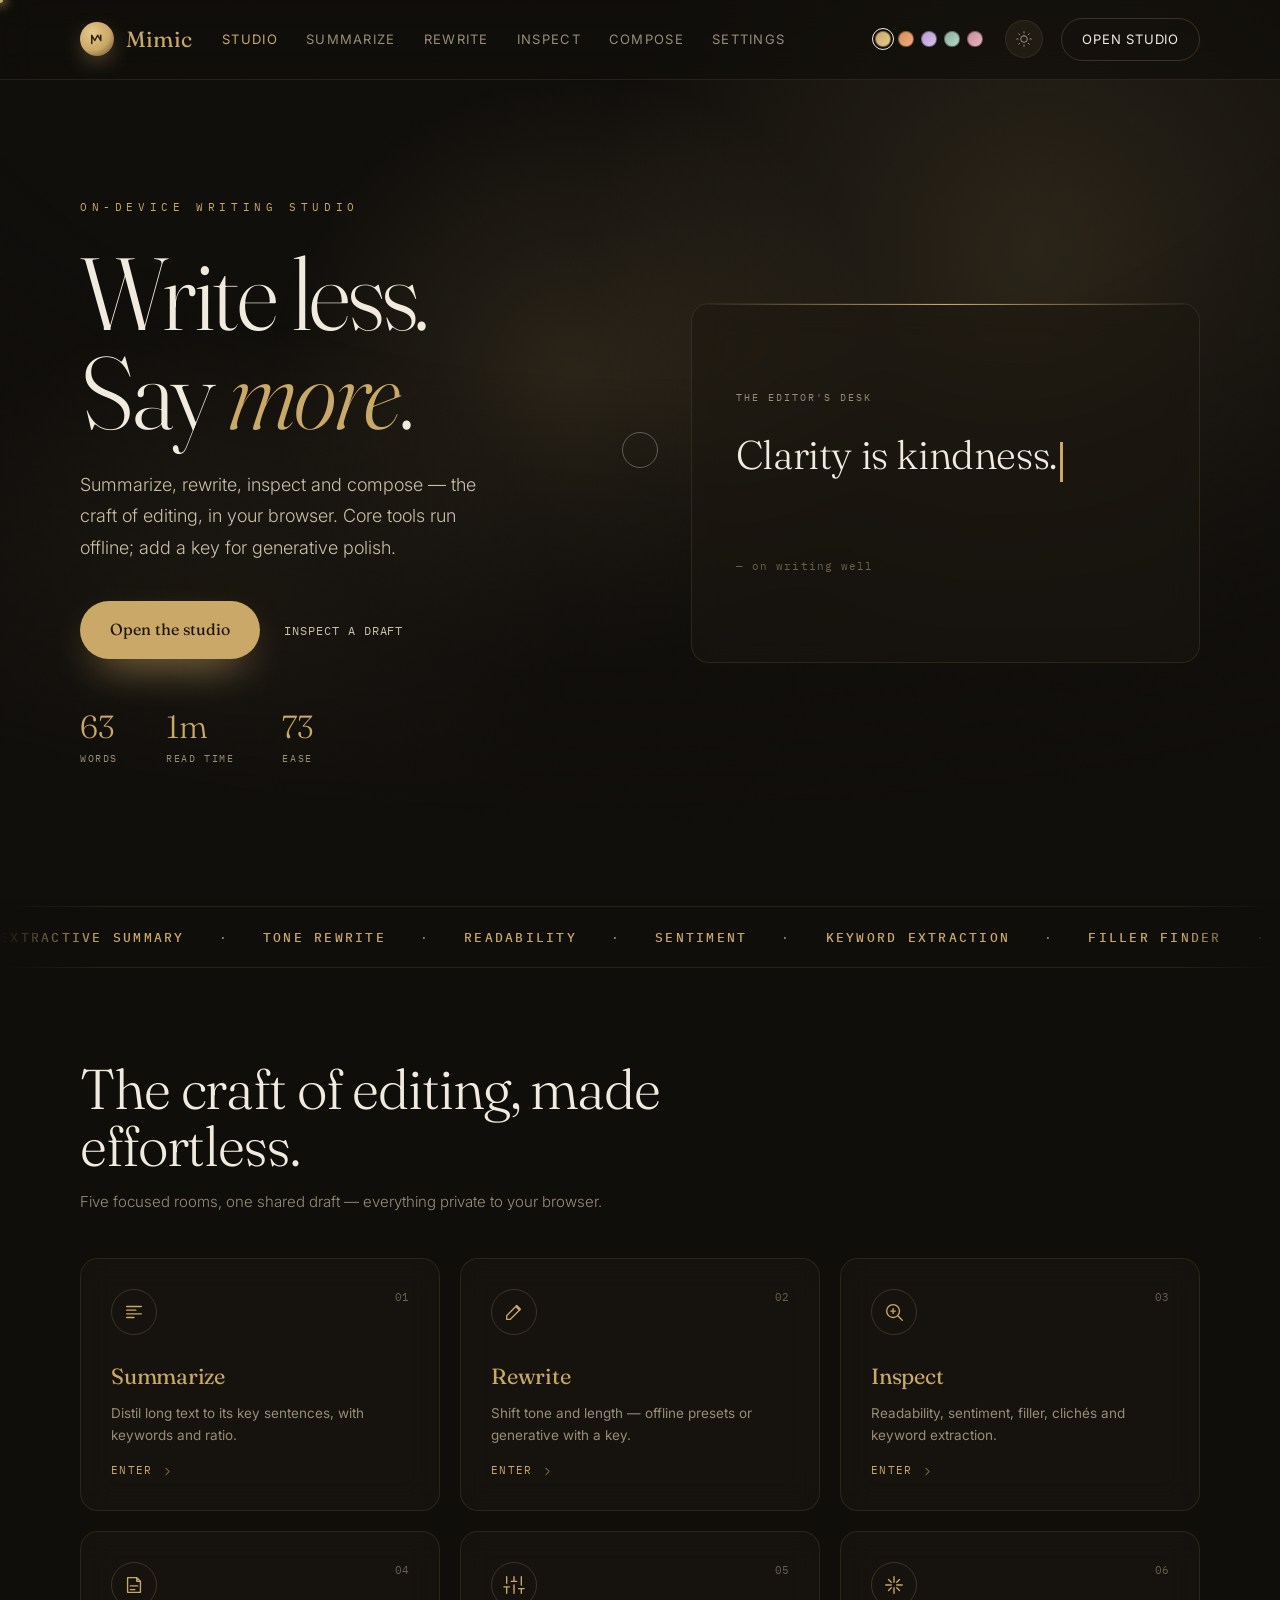
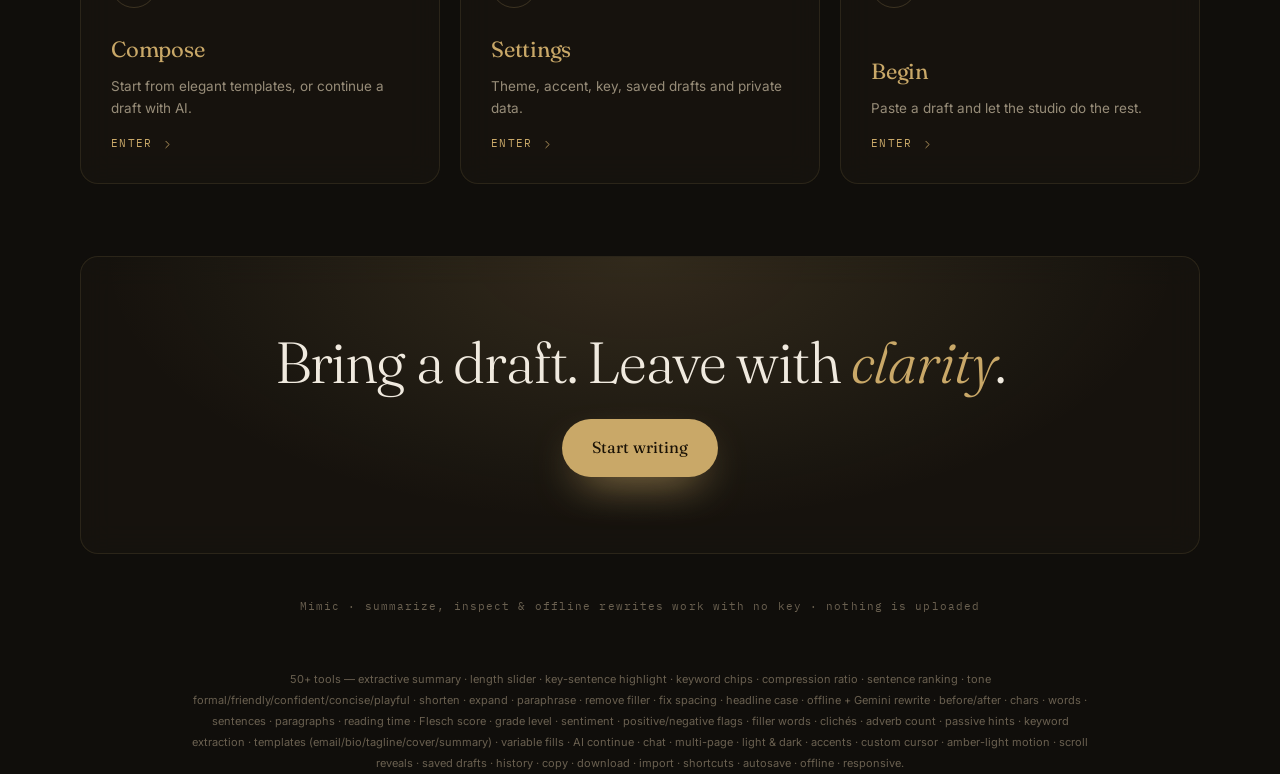
<file: index.html>
<!doctype html><html lang="en" data-theme="dark"><head>
<meta charset="utf-8"><meta name="viewport" content="width=device-width,initial-scale=1,viewport-fit=cover">
<title>Mimic — a writing studio</title>
<meta name="description" content="An on-device writing studio: summarize, rewrite, inspect and compose. 50+ tools, offline-first, with optional Gemini. Nothing uploaded.">
<link rel="preconnect" href="https://fonts.googleapis.com"><link rel="preconnect" href="https://fonts.gstatic.com" crossorigin>
<link rel="stylesheet" href="https://fonts.googleapis.com/css2?family=Fraunces:ital,opsz,wght@0,9..144,300..500;1,9..144,300..400&family=Inter:wght@300;400;500;600&family=IBM+Plex+Mono:wght@400;500&display=swap">
<link rel="stylesheet" href="mimic.css">
<style>
.home{position:relative;z-index:3}
.hero2{min-height:calc(100vh - 74px);display:flex;align-items:center;padding:20px 0 40px}
.hero2-in{max-width:1200px;margin:0 auto;padding:0 40px;display:grid;grid-template-columns:1.05fr .95fr;gap:48px;align-items:center;width:100%}
@media(max-width:980px){.hero2-in{grid-template-columns:1fr;gap:28px;padding:0 20px}.hero2{min-height:auto;padding:40px 0}}
.kicker{font-family:var(--mono);font-size:11px;letter-spacing:.42em;text-transform:uppercase;color:var(--acc);margin-bottom:28px}
.hero2 h1{font-family:var(--serif);font-weight:300;font-size:clamp(52px,8vw,118px);line-height:.96;letter-spacing:-.025em}
.hero2 h1 em{font-style:italic;color:var(--acc)}
.hero2 p{margin-top:28px;max-width:420px;font-size:18px;line-height:1.75;color:var(--ink2);font-weight:300}
.cta-row{margin-top:38px;display:flex;align-items:center;gap:18px;flex-wrap:wrap}
.btn-xl{display:inline-flex;align-items:center;gap:12px;background:var(--acc);color:#1a1206;font-family:var(--serif);font-size:16px;padding:16px 30px;border-radius:999px;transition:transform .3s,box-shadow .3s;box-shadow:0 18px 44px -18px var(--acc)}
.btn-xl:hover{transform:translateY(-2px)}
.btn-ghost{color:var(--ink2);font-family:var(--mono);font-size:12px;letter-spacing:.08em;text-transform:uppercase;padding:14px 6px}
.btn-ghost:hover{color:var(--acc)}
.metastrip{margin-top:52px;display:flex;gap:48px;flex-wrap:wrap}
.metastrip .m .n{font-family:var(--serif);font-weight:300;font-size:32px;line-height:1}
.metastrip .m .n em{font-style:normal;color:var(--acc)}
.metastrip .m .l{font-family:var(--mono);font-size:10px;letter-spacing:.16em;text-transform:uppercase;color:var(--mut);margin-top:8px}
/* typewriter visual */
.writer{position:relative;border:1px solid var(--hair);border-radius:var(--r2);background:var(--panel);backdrop-filter:var(--glass);padding:48px 44px;min-height:360px;display:flex;flex-direction:column;justify-content:center;overflow:hidden}
.writer::before{content:"";position:absolute;top:0;left:0;right:0;height:1px;background:linear-gradient(90deg,transparent,var(--acc),transparent)}
.writer .lbl{font-family:var(--mono);font-size:10px;letter-spacing:.2em;text-transform:uppercase;color:var(--mut);margin-bottom:24px}
.writer .q{font-family:var(--serif);font-weight:300;font-size:clamp(26px,3.2vw,40px);line-height:1.25;letter-spacing:-.01em;color:var(--ink);min-height:2.5em}
.writer .q em{font-style:italic;color:var(--acc)}
.writer .caret{display:inline-block;width:3px;height:1em;background:var(--acc);vertical-align:text-bottom;animation:blink 1s step-end infinite;margin-left:3px;transform:translateY(3px)}
@keyframes blink{50%{opacity:0}}
.writer .sig{margin-top:28px;font-family:var(--mono);font-size:11px;letter-spacing:.1em;color:var(--dim)}
.marquee2{border-top:1px solid var(--hair);border-bottom:1px solid var(--hair);overflow:hidden;padding:20px 0;-webkit-mask:linear-gradient(90deg,transparent,#000 8%,#000 92%,transparent)}
.marq-track{display:flex;width:max-content;animation:marq 34s linear infinite;font-family:var(--mono);font-size:12.5px;letter-spacing:.18em;text-transform:uppercase;color:var(--mut)}
.marq-track span{display:flex;align-items:center;gap:34px;padding-right:34px}
.marq-track b{color:var(--acc);font-weight:500}
@keyframes marq{to{transform:translateX(-50%)}}
@media(prefers-reduced-motion:reduce){.marq-track{animation:none}}
.feat2{max-width:1200px;margin:0 auto;padding:92px 40px 40px}
@media(max-width:980px){.feat2{padding:56px 20px 20px}}
.feat2-head{margin-bottom:44px;max-width:640px}
.feat2-head h2{font-family:var(--serif);font-weight:300;font-size:clamp(30px,4.4vw,56px);line-height:1.02;letter-spacing:-.02em}
.feat2-head p{color:var(--mut);font-size:15px;margin-top:16px;font-weight:300}
.feat2-grid{display:grid;grid-template-columns:repeat(3,1fr);gap:20px}
@media(max-width:820px){.feat2-grid{grid-template-columns:1fr 1fr}}
@media(max-width:520px){.feat2-grid{grid-template-columns:1fr}}
.fcell{position:relative;padding:30px;border-radius:var(--r2);background:var(--panel);backdrop-filter:var(--glass);border:1px solid var(--hair);min-height:210px;display:flex;flex-direction:column;overflow:hidden;transition:transform .5s cubic-bezier(.22,1,.36,1),border-color .5s}
.fcell:hover{transform:translateY(-5px);border-color:var(--glassbrd)}
.fcell .fi{width:46px;height:46px;border-radius:50%;display:grid;place-items:center;color:var(--acc);border:1px solid var(--glassbrd);margin-bottom:auto}
.fcell .fx{position:absolute;top:30px;right:30px;font-family:var(--mono);font-size:11px;color:var(--dim)}
.fcell h3{font-family:var(--serif);font-weight:400;font-size:22px;margin-top:24px;letter-spacing:-.01em}
.fcell p{color:var(--mut);font-size:13.5px;line-height:1.6;margin-top:9px}
.fcell .go{font-family:var(--mono);font-size:11px;letter-spacing:.12em;text-transform:uppercase;color:var(--acc);margin-top:16px;display:flex;align-items:center;gap:8px}
.fcell .go .ic{transition:transform .4s}.fcell:hover .go .ic{transform:translateX(5px)}
.cta2{max-width:1200px;margin:32px auto 0;padding:0 40px}
.cta2-in{position:relative;overflow:hidden;border-radius:var(--r2);border:1px solid var(--hair);padding:76px 40px;text-align:center;background:var(--panel);backdrop-filter:var(--glass)}
.cta2-in::before{content:"";position:absolute;inset:0;background:radial-gradient(80% 150% at 50% 0%,color-mix(in srgb,var(--acc) 16%,transparent),transparent 60%)}
.cta2-in h2{position:relative;font-family:var(--serif);font-weight:300;font-size:clamp(30px,4.6vw,58px);line-height:1;letter-spacing:-.02em}
.cta2-in h2 em{font-style:italic;color:var(--acc)}
.cta2-in .btn-xl{position:relative;margin-top:28px}
.feat{padding-top:40px}
</style>
</head><body>
<div id="topbar"></div>
<main class="home">
  <section class="hero2">
    <div class="hero2-in">
      <div class="hero2-copy reveal">
        <div class="kicker">On-device writing studio</div>
        <h1>Write less.<br>Say <em>more</em>.</h1>
        <p>Summarize, rewrite, inspect and compose — the craft of editing, in your browser. Core tools run offline; add a key for generative polish.</p>
        <div class="cta-row"><a class="btn-xl" href="summarize.html" data-mag>Open the studio</a><a class="btn-ghost" href="inspect.html">inspect a draft</a></div>
        <div class="metastrip" id="meta"></div>
      </div>
      <div class="hero2-visual reveal">
        <div class="writer"><div class="lbl">The editor's desk</div><div class="q" id="q"></div><div class="sig">— on writing well</div></div>
      </div>
    </div>
  </section>
  <div class="marquee2"><div class="marq-track" id="marq"></div></div>
  <section class="feat2">
    <div class="feat2-head reveal"><h2>The craft of editing, made effortless.</h2><p>Five focused rooms, one shared draft — everything private to your browser.</p></div>
    <div class="feat2-grid" id="fgrid"></div>
  </section>
  <section class="cta2"><div class="cta2-in reveal"><h2>Bring a draft. Leave with <em>clarity</em>.</h2><a class="btn-xl" href="summarize.html" data-mag>Start writing</a></div></section>
  <div class="foot">Mimic · summarize, inspect & offline rewrites work with no key · nothing is uploaded</div>
  <div class="feat" id="featlist"></div>
</main>
<script src="mimic.js"></script>
<script>
window.initPage=function(){
  const a=readability(S.last||'');const w=words(S.last||'').length;
  $('meta').innerHTML=[['words',w],['read time',Math.max(1,Math.round(w/200))+'m'],['ease',a.flesch]].map(([l,n])=>'<div class="m"><div class="n"><em>'+n+'</em></div><div class="l">'+l+'</div></div>').join('');
  const tags=['extractive summary','tone rewrite','readability','sentiment','keyword extraction','filler finder','paraphrase','templates','compose','offline first'];
  $('marq').innerHTML='<span>'+tags.map(t=>'<b>'+t+'</b>').join(' · ')+' · </span><span>'+tags.map(t=>'<b>'+t+'</b>').join(' · ')+' · </span>';
  const F=[['summarize.html','summarize','Summarize','Distil long text to its key sentences, with keywords and ratio.'],['rewrite.html','rewrite','Rewrite','Shift tone and length — offline presets or generative with a key.'],['inspect.html','inspect','Inspect','Readability, sentiment, filler, clichés and keyword extraction.'],['compose.html','compose','Compose','Start from elegant templates, or continue a draft with AI.'],['settings.html','settings','Settings','Theme, accent, key, saved drafts and private data.'],['summarize.html','spark','Begin','Paste a draft and let the studio do the rest.']];
  $('fgrid').innerHTML=F.map(([h,ic,t,d],i)=>'<a class="fcell" href="'+h+'"><div class="fi">'+icon(ic,22)+'</div><div class="fx">0'+(i+1)+'</div><h3>'+t+'</h3><p>'+d+'</p><div class="go">Enter '+icon('chevron',13)+'</div></a>').join('');
  $('featlist').textContent='50+ tools — extractive summary · length slider · key-sentence highlight · keyword chips · compression ratio · sentence ranking · tone formal/friendly/confident/concise/playful · shorten · expand · paraphrase · remove filler · fix spacing · headline case · offline + Gemini rewrite · before/after · chars · words · sentences · paragraphs · reading time · Flesch score · grade level · sentiment · positive/negative flags · filler words · clichés · adverb count · passive hints · keyword extraction · templates (email/bio/tagline/cover/summary) · variable fills · AI continue · chat · multi-page · light & dark · accents · custom cursor · amber-light motion · scroll reveals · saved drafts · history · copy · download · import · shortcuts · autosave · offline · responsive.';
  typeWriter();
};
function typeWriter(){const lines=['Clarity is kindness.','Say what you mean, then <em>stop</em>.','A short sentence lands hardest.','Cut until it breathes.','Trust the <em>reader</em>.','Remove the clutter; ideas breathe.'];
  const el=$('q');if(!el)return;const reduceM=matchMedia('(prefers-reduced-motion: reduce)').matches;let li=0;
  function plain(s){return s.replace(/<[^>]+>/g,'');}
  function render(s,withCaret){el.innerHTML=s+(withCaret?'<span class="caret"></span>':'');}
  function type(){const full=lines[li%lines.length];const p=plain(full);if(reduceM){render(full,true);li++;setTimeout(type,2600);return;}
    let i=0;(function step(){if(i<=p.length){render(p.slice(0,i),true);i++;setTimeout(step,42);}else{render(full,true);setTimeout(()=>{li++;type();},2400);}})();}
  type();
}
</script>
</body></html>
</file>
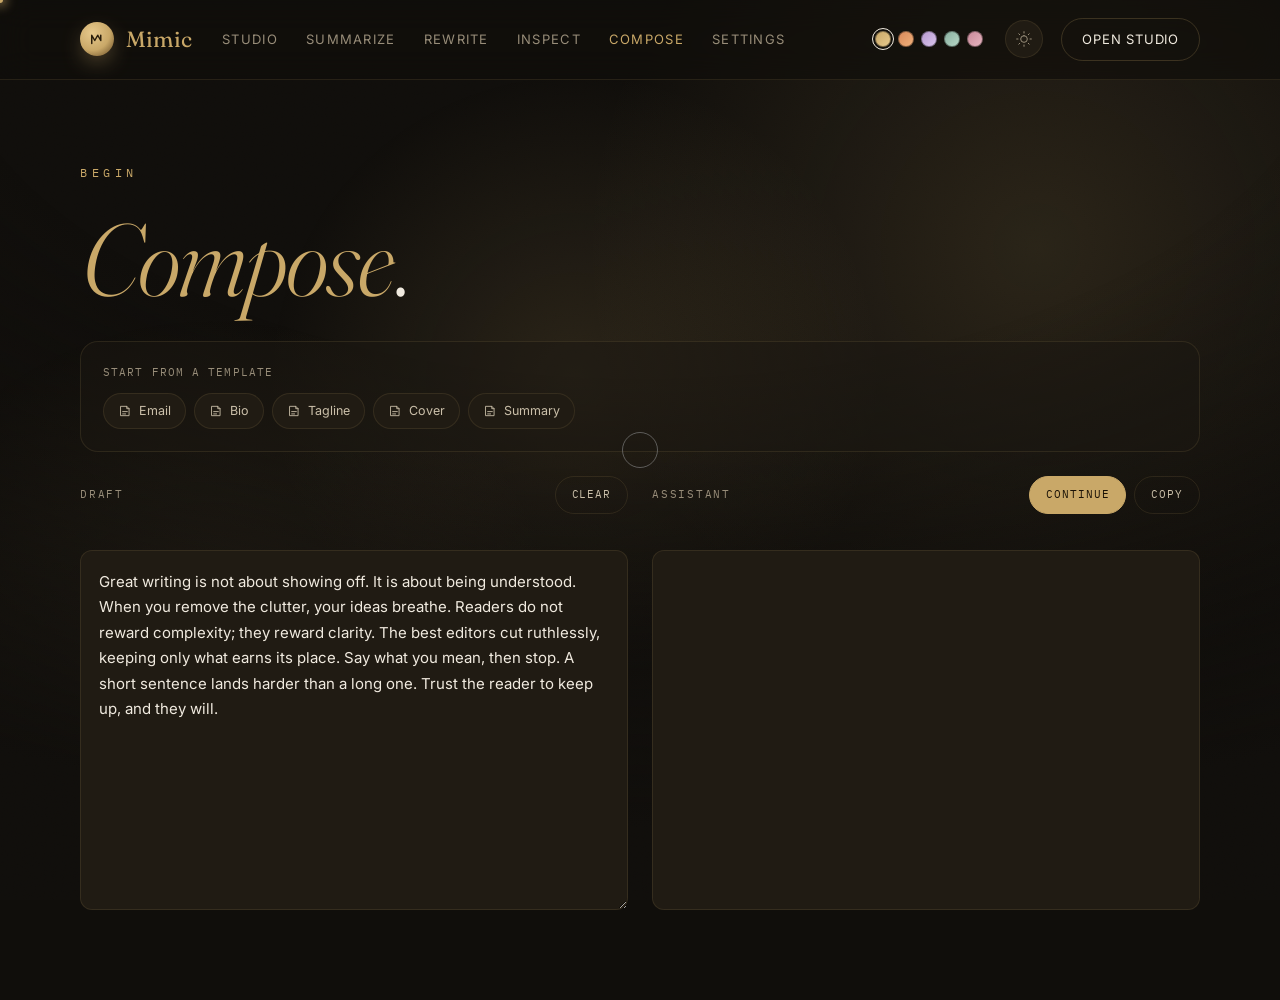
<file: compose.html>
<!doctype html><html lang="en" data-theme="dark"><head>
<meta charset="utf-8"><meta name="viewport" content="width=device-width,initial-scale=1,viewport-fit=cover">
<title>Mimic — Compose</title>
<meta name="description" content="Start from elegant templates, or continue a draft with AI.">
<link rel="preconnect" href="https://fonts.googleapis.com"><link rel="preconnect" href="https://fonts.gstatic.com" crossorigin>
<link rel="stylesheet" href="https://fonts.googleapis.com/css2?family=Fraunces:ital,opsz,wght@0,9..144,300..500;1,9..144,300..400&family=Inter:wght@300;400;500;600&family=IBM+Plex+Mono:wght@400;500&display=swap">
<link rel="stylesheet" href="mimic.css">
</head><body>
<div id="topbar"></div>
<main class="shell"><div class="page">
  <section class="phead" style="padding-bottom:30px"><div class="eyebrow">Begin</div><h1><em>Compose</em>.</h1></section>
  <section class="card" style="margin-bottom:24px"><div style="padding:22px">
    <div style="font-family:var(--mono);font-size:11px;letter-spacing:.1em;text-transform:uppercase;color:var(--mut);margin-bottom:12px">Start from a template</div>
    <div class="chips" id="tpls"></div>
  </div></section>
  <div class="grid2">
    <div class="col"><div class="panelhead"><span class="t">Draft</span><div class="acts"><button class="btn" id="clr" data-press>Clear</button></div></div>
      <textarea class="ta" id="inp" placeholder="Write, or pick a template above…" style="min-height:360px"></textarea></div>
    <div class="col"><div class="panelhead"><span class="t">Assistant</span><div class="acts"><button class="btn primary" id="cont" data-press>Continue</button><button class="btn" id="cp" data-press>Copy</button></div></div>
      <div class="hl" id="out" style="min-height:360px"></div></div>
  </div>
</div></main>
<script src="mimic.js"></script>
<script>
const TPL={
 email:"Subject: {subject}\n\nHi {name},\n\nI'm reaching out about {topic}. {detail}\n\nWould {time} work for a quick chat?\n\nBest,\n{you}",
 bio:"{name} is a {role} focused on {focus}. Over the past {years} years, they have {achievement}. They care about {value} and are currently {current}.",
 tagline:"{brand} — {promise} for {audience}.",
 cover:"Dear {company} team,\n\nI'm applying for the {role} role. {why}. In my last role I {achievement}, and I'd bring the same {strength} to your team.\n\nThank you for your time,\n{you}",
 summary:"In short: {point1}. {point2}. The key takeaway is {takeaway}."
};
async function cont(){const s=$('inp').value.trim();if(!s){toast('Write or pick a template first');return;}const out=$('out');
  if(!hasKey()){out.innerHTML='<span style="color:var(--mut)">Add a Gemini key (top-right) to continue this draft generatively. Meanwhile, templates and the other rooms work fully offline.</span>';openKey();return;}
  out.textContent='Writing…';try{const r=await aiRun('Continue this draft naturally in the same voice. Return only the continuation.\n\nDRAFT:\n'+s);out.textContent=r;pushHistory('compose');}catch(e){out.textContent='AI is busy — try again.';}}
window.initPage=function(){
  $('inp').value=S.last||'';$('inp').addEventListener('input',()=>{S.last=$('inp').value;save();});
  $('tpls').innerHTML=Object.keys(TPL).map(k=>'<span class="chip" data-k="'+k+'">'+icon('compose',14)+k.charAt(0).toUpperCase()+k.slice(1)+'</span>').join('');
  $('tpls').querySelectorAll('.chip').forEach(c=>c.onclick=()=>{$('inp').value=TPL[c.dataset.k];S.last=$('inp').value;save();toast('Template inserted');});
  $('cont').onclick=cont;$('cp').onclick=()=>copyText($('inp').value,'Draft copied');
  $('clr').onclick=()=>{$('inp').value='';S.last='';save();};
};
</script>
</body></html>
</file>
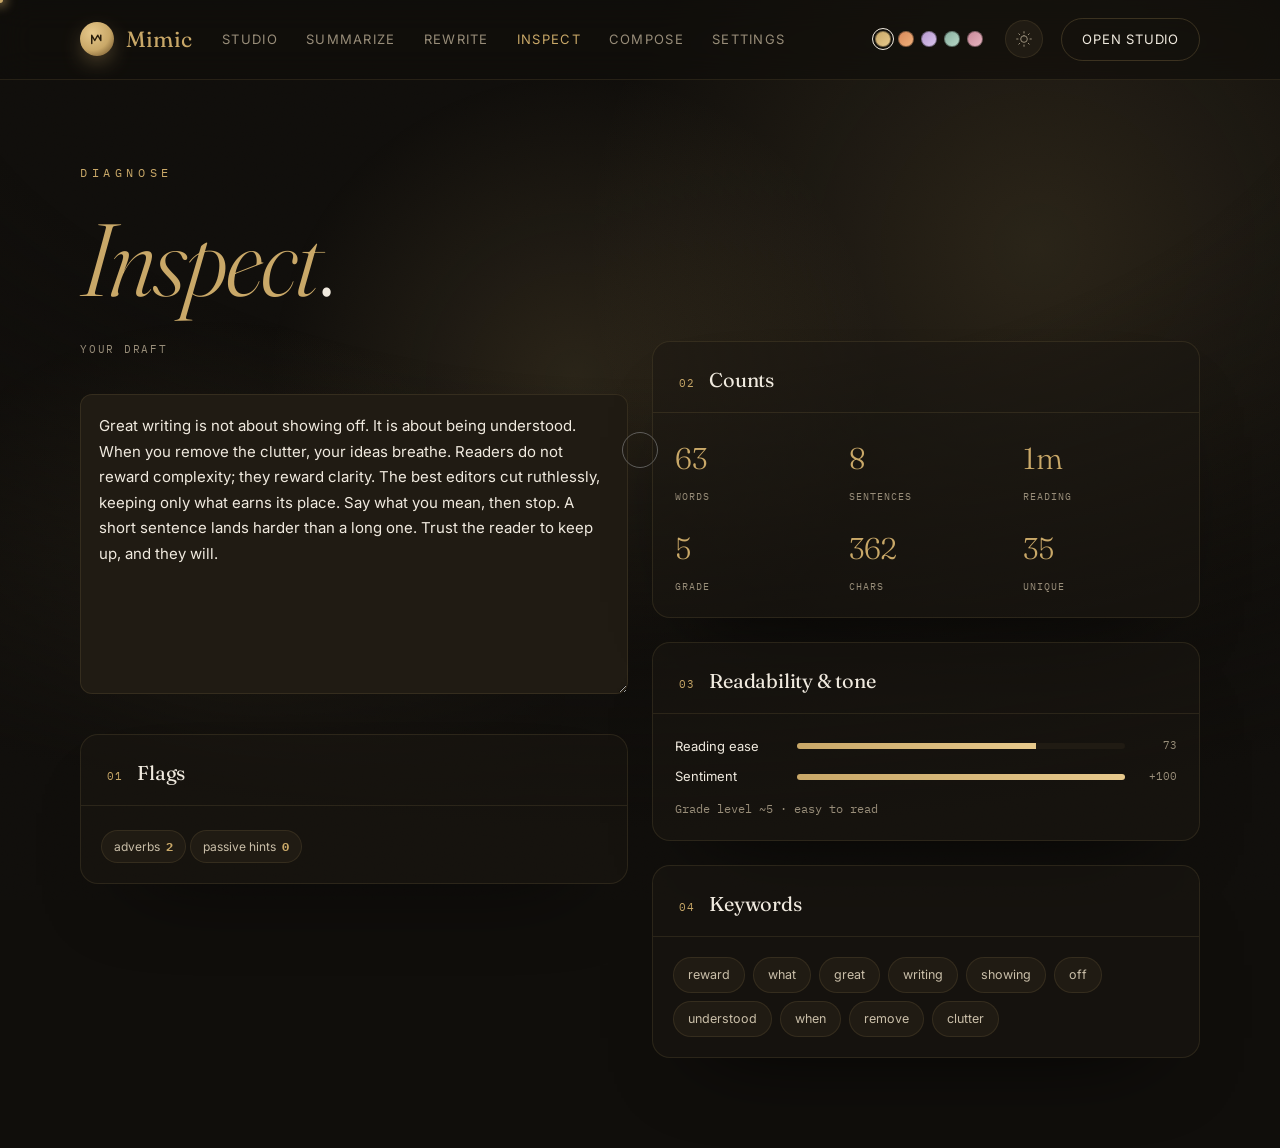
<file: inspect.html>
<!doctype html><html lang="en" data-theme="dark"><head>
<meta charset="utf-8"><meta name="viewport" content="width=device-width,initial-scale=1,viewport-fit=cover">
<title>Mimic — Inspect</title>
<meta name="description" content="Readability, sentiment, filler, clichés and keyword extraction.">
<link rel="preconnect" href="https://fonts.googleapis.com"><link rel="preconnect" href="https://fonts.gstatic.com" crossorigin>
<link rel="stylesheet" href="https://fonts.googleapis.com/css2?family=Fraunces:ital,opsz,wght@0,9..144,300..500;1,9..144,300..400&family=Inter:wght@300;400;500;600&family=IBM+Plex+Mono:wght@400;500&display=swap">
<link rel="stylesheet" href="mimic.css">
</head><body>
<div id="topbar"></div>
<main class="shell"><div class="page">
  <section class="phead" style="padding-bottom:30px"><div class="eyebrow">Diagnose</div><h1><em>Inspect</em>.</h1></section>
  <div class="grid2">
    <div class="col">
      <div class="panelhead"><span class="t">Your draft</span></div>
      <textarea class="ta" id="inp" placeholder="Paste text to inspect…"></textarea>
      <section class="card" style="margin-top:16px"><div class="ch"><h2>Flags</h2></div><div style="padding:20px"><div id="flags"></div></div></section>
    </div>
    <div class="col">
      <section class="card"><div class="ch"><h2>Counts</h2></div><div style="padding:22px"><div class="metrics" id="metrics"></div></div></section>
      <section class="card"><div class="ch"><h2>Readability &amp; tone</h2></div><div style="padding:22px">
        <div class="frow"><span class="w">Reading ease</span><span class="b"><i id="feBar" style="width:0"></i></span><span class="v" id="feV">0</span></div>
        <div class="frow" style="margin-top:10px"><span class="w">Sentiment</span><span class="b"><i id="seBar" style="width:0"></i></span><span class="v" id="seV">0</span></div>
        <div style="color:var(--mut);font-size:12px;margin-top:12px;font-family:var(--mono)" id="gradeL"></div>
      </div></section>
      <section class="card"><div class="ch"><h2>Keywords</h2></div><div style="padding:20px"><div class="chips" id="kw"></div></div></section>
    </div>
  </div>
</div></main>
<script src="mimic.js"></script>
<script>
function render(){const s=$('inp').value;const r=readability(s);const se=sentiment(s);const fl=flags(s);const w=words(s).length;
  $('metrics').innerHTML=[['words',w],['sentences',sentences(s).length],['reading',Math.max(1,Math.round(w/200))+'m'],['grade',r.grade],['chars',s.length],['unique',new Set(toks(s)).size]].map(([l,n])=>'<div class="metric"><div class="n"><em>'+n+'</em></div><div class="l">'+l+'</div></div>').join('');
  $('feV').textContent=r.flesch;requestAnimationFrame(()=>{$('feBar').style.width=r.flesch+'%';$('seBar').style.width=(50+se.score/2)+'%';});
  $('seV').textContent=(se.score>0?'+':'')+se.score;
  $('gradeL').textContent='Grade level ~'+r.grade+' · '+(r.flesch>=60?'easy to read':r.flesch>=30?'fairly difficult':'dense');
  const items=[];if(fl.filler.length)items.push(['filler',fl.filler.length]);if(fl.cliche.length)items.push(['clichés',fl.cliche.length]);items.push(['adverbs',fl.adverbs]);items.push(['passive hints',fl.passive]);
  $('flags').innerHTML=items.map(([l,n])=>'<span class="flag">'+l+' <b>'+n+'</b></span>').join('')+(fl.filler.length?'<div style="color:var(--mut);font-size:12px;margin-top:12px;font-family:var(--mono)">filler: '+fl.filler.slice(0,6).join(', ')+'</div>':'');
  const kw=keywords(s,10);$('kw').innerHTML=kw.length?kw.map(x=>'<span class="chip">'+esc(x)+'</span>').join(''):'<span style="color:var(--mut)">—</span>';}
window.initPage=function(){$('inp').value=S.last||'';$('inp').addEventListener('input',()=>{S.last=$('inp').value;save();render();});render();};
</script>
</body></html>
</file>
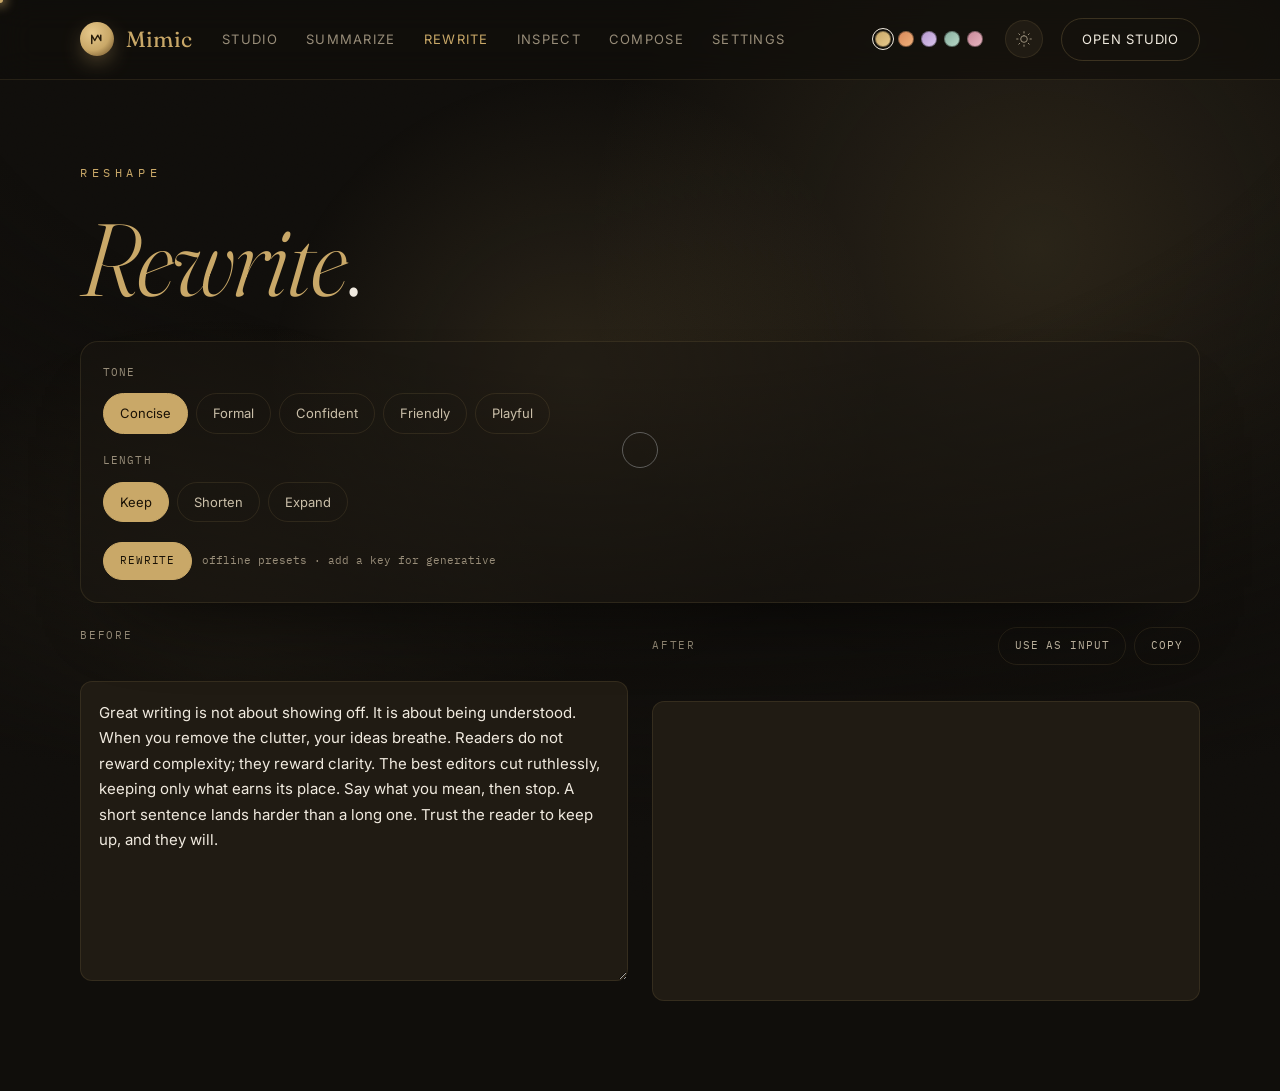
<file: rewrite.html>
<!doctype html><html lang="en" data-theme="dark"><head>
<meta charset="utf-8"><meta name="viewport" content="width=device-width,initial-scale=1,viewport-fit=cover">
<title>Mimic — Rewrite</title>
<meta name="description" content="Shift tone and length — offline presets or generative rewrite with a key.">
<link rel="preconnect" href="https://fonts.googleapis.com"><link rel="preconnect" href="https://fonts.gstatic.com" crossorigin>
<link rel="stylesheet" href="https://fonts.googleapis.com/css2?family=Fraunces:ital,opsz,wght@0,9..144,300..500;1,9..144,300..400&family=Inter:wght@300;400;500;600&family=IBM+Plex+Mono:wght@400;500&display=swap">
<link rel="stylesheet" href="mimic.css">
</head><body>
<div id="topbar"></div>
<main class="shell"><div class="page">
  <section class="phead" style="padding-bottom:30px"><div class="eyebrow">Reshape</div><h1><em>Rewrite</em>.</h1></section>
  <section class="card" style="margin-bottom:24px"><div style="padding:22px">
    <div style="font-family:var(--mono);font-size:11px;letter-spacing:.1em;text-transform:uppercase;color:var(--mut);margin-bottom:12px">Tone</div>
    <div class="segc" id="tone"></div>
    <div style="font-family:var(--mono);font-size:11px;letter-spacing:.1em;text-transform:uppercase;color:var(--mut);margin:18px 0 12px">Length</div>
    <div class="segc" id="len"></div>
    <div style="display:flex;gap:10px;margin-top:20px;flex-wrap:wrap;align-items:center"><button class="btn primary" id="run" data-press>Rewrite</button><span class="k" id="mode" style="font-family:var(--mono);font-size:11px;color:var(--mut)"></span></div>
  </div></section>
  <div class="grid2">
    <div class="col"><div class="panelhead"><span class="t">Before</span></div><textarea class="ta" id="inp" placeholder="Paste text to rewrite…"></textarea></div>
    <div class="col"><div class="panelhead"><span class="t">After</span><div class="acts"><button class="btn" id="use" data-press>Use as input</button><button class="btn" id="cp" data-press>Copy</button></div></div><div class="hl" id="out" style="min-height:300px"></div></div>
  </div>
</div></main>
<script src="mimic.js"></script>
<script>
let tone='concise',len='keep';
const TONES=[['concise','Concise'],['formal','Formal'],['confident','Confident'],['friendly','Friendly'],['playful','Playful']];
const LENS=[['keep','Keep'],['short','Shorten'],['long','Expand']];
async function run(){const s=$('inp').value.trim();if(!s){toast('Paste some text');return;}const out=$('out');
  if(hasKey()){out.textContent='Rewriting…';try{const instr='Rewrite the text in a '+tone+' tone'+(len==='short'?', about 40% shorter':len==='long'?', expanded with more detail':'')+'. Keep the meaning. Return only the rewritten text.';const r=await aiRun(instr+'\n\nTEXT:\n'+s);out.textContent=r;pushHistory('rewrite · '+tone);return;}catch(e){/* fall through */}}
  let o=REWRITE[tone]?REWRITE[tone](s):s;if(len==='short')o=summarize(o,0.6);$('mode').textContent=hasKey()?'offline (AI busy)':'offline';out.textContent=o;pushHistory('rewrite · '+tone);}
window.initPage=function(){
  $('inp').value=S.last||'';$('inp').addEventListener('input',()=>{S.last=$('inp').value;save();});
  $('tone').innerHTML=TONES.map(([v,l])=>'<button class="seg'+(v===tone?' on':'')+'" data-v="'+v+'">'+l+'</button>').join('');
  $('len').innerHTML=LENS.map(([v,l])=>'<button class="seg'+(v===len?' on':'')+'" data-v="'+v+'">'+l+'</button>').join('');
  $('tone').querySelectorAll('.seg').forEach(b=>b.onclick=()=>{tone=b.dataset.v;$('tone').querySelectorAll('.seg').forEach(x=>x.classList.remove('on'));b.classList.add('on');});
  $('len').querySelectorAll('.seg').forEach(b=>b.onclick=()=>{len=b.dataset.v;$('len').querySelectorAll('.seg').forEach(x=>x.classList.remove('on'));b.classList.add('on');});
  $('mode').textContent=hasKey()?'generative (key active)':'offline presets · add a key for generative';
  $('run').onclick=run;
  $('use').onclick=()=>{if($('out').textContent){$('inp').value=$('out').textContent;S.last=$('inp').value;save();toast('Moved to input');}};
  $('cp').onclick=()=>copyText($('out').textContent,'Copied');
};
</script>
</body></html>
</file>
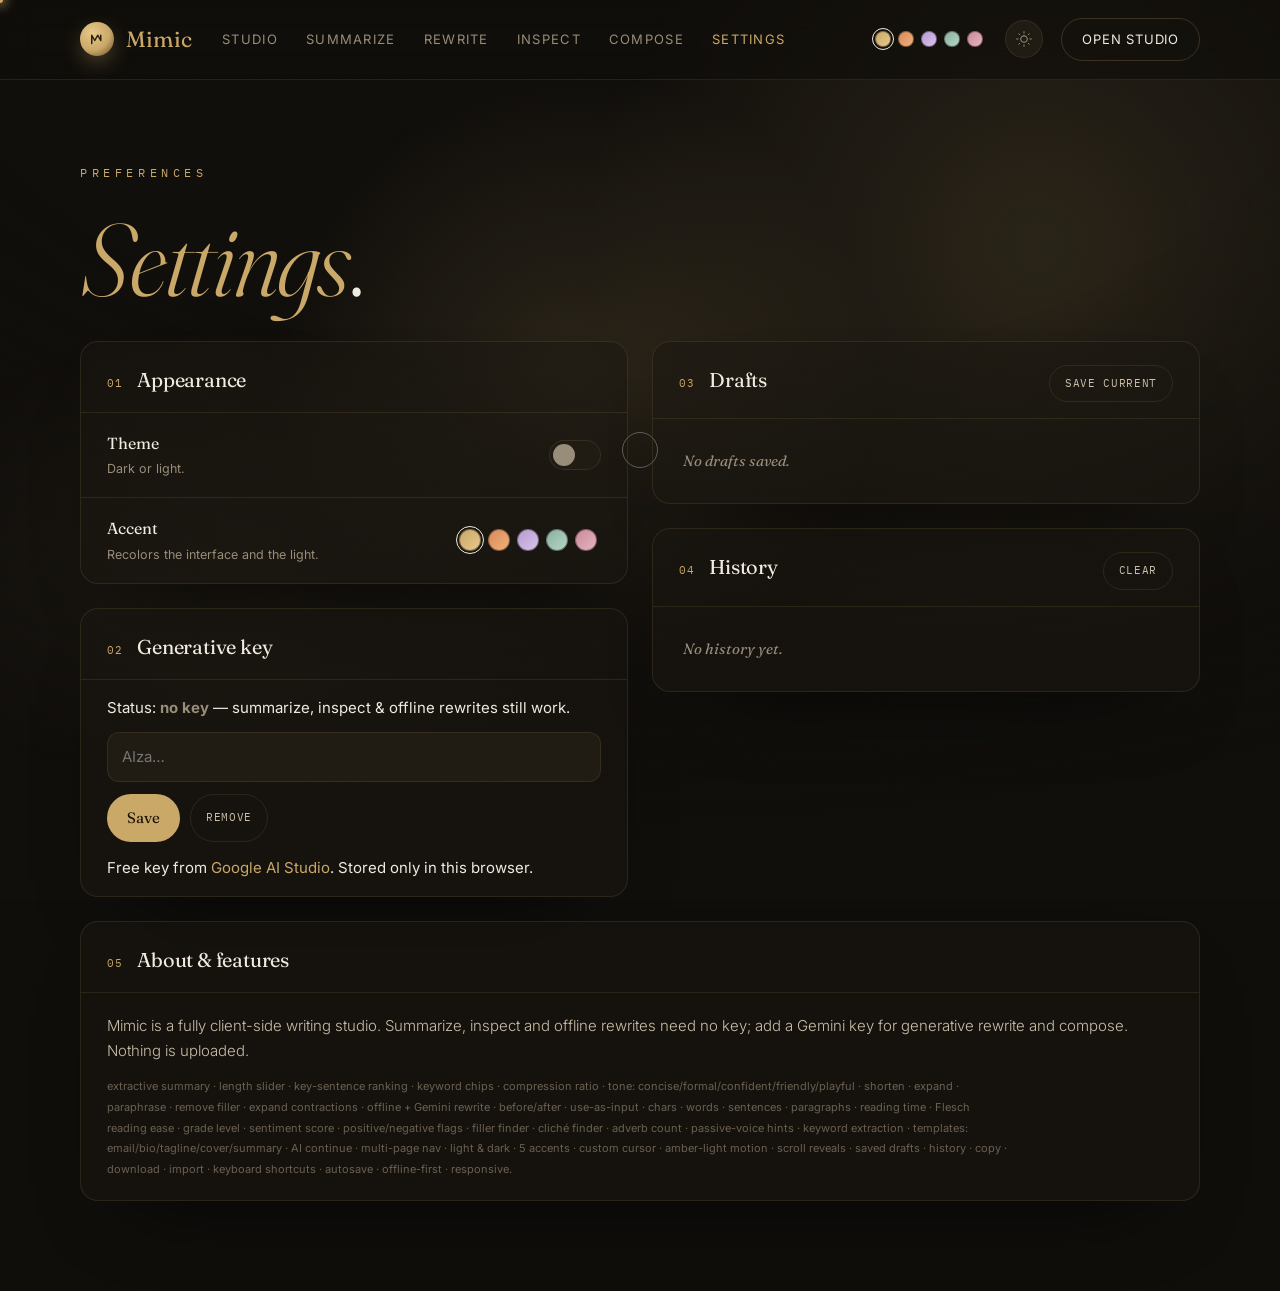
<file: settings.html>
<!doctype html><html lang="en" data-theme="dark"><head>
<meta charset="utf-8"><meta name="viewport" content="width=device-width,initial-scale=1,viewport-fit=cover">
<title>Mimic — Settings</title>
<meta name="description" content="Theme, accent, Gemini key, saved drafts and the full feature list.">
<link rel="preconnect" href="https://fonts.googleapis.com"><link rel="preconnect" href="https://fonts.gstatic.com" crossorigin>
<link rel="stylesheet" href="https://fonts.googleapis.com/css2?family=Fraunces:ital,opsz,wght@0,9..144,300..500;1,9..144,300..400&family=Inter:wght@300;400;500;600&family=IBM+Plex+Mono:wght@400;500&display=swap">
<link rel="stylesheet" href="mimic.css">
</head><body>
<div id="topbar"></div>
<main class="shell"><div class="page">
  <section class="phead" style="padding-bottom:30px"><div class="eyebrow">Preferences</div><h1><em>Settings</em>.</h1></section>
  <div class="grid2">
    <div class="col">
      <section class="card"><div class="ch"><h2>Appearance</h2></div>
        <div class="setrow"><div><div class="si">Theme</div><div class="sd">Dark or light.</div></div><button class="toggle" id="themeToggle"></button></div>
        <div class="setrow"><div><div class="si">Accent</div><div class="sd">Recolors the interface and the light.</div></div><div class="accents" id="accents2"></div></div>
      </section>
      <section class="card"><div class="ch"><h2>Generative key</h2></div>
        <div style="padding:16px 26px">
          <div class="sd" id="keyStatus" style="margin-bottom:12px"></div>
          <div class="fld" style="margin-top:0"><input id="keyIn2" type="password" placeholder="AIza…"></div>
          <div style="display:flex;gap:10px;margin-top:12px"><button class="save" style="margin-top:0;width:auto;padding:12px 20px" data-press id="saveKey2">Save</button><button class="ghost" data-press id="clearKey2">Remove</button></div>
          <div class="sd" style="margin-top:14px">Free key from <a href="https://aistudio.google.com/app/apikey" target="_blank" rel="noopener">Google AI Studio</a>. Stored only in this browser.</div>
        </div>
      </section>
    </div>
    <div class="col">
      <section class="card"><div class="ch"><h2>Drafts</h2><span class="k"><button class="ghost" id="saveDraft" data-press>Save current</button></span></div>
        <div style="padding:20px"><div class="chips" id="drafts"></div></div>
      </section>
      <section class="card"><div class="ch"><h2>History</h2><span class="k"><button class="ghost" id="clrHist" data-press>Clear</button></span></div>
        <div style="padding:20px"><div class="chips" id="hist"></div></div>
      </section>
    </div>
  </div>
  <section class="card" style="margin-top:24px"><div class="ch"><h2>About &amp; features</h2></div>
    <div style="padding:20px 26px"><p style="color:var(--ink2);line-height:1.7;margin-bottom:12px;font-weight:300">Mimic is a fully client-side writing studio. Summarize, inspect and offline rewrites need no key; add a Gemini key for generative rewrite and compose. Nothing is uploaded.</p><div class="feat" id="featlist" style="text-align:left;margin:0"></div></div>
  </section>
</div></main>
<script src="mimic.js"></script>
<script>
function syncKey(){$('keyStatus').innerHTML=hasKey()?'Status: <b style="color:var(--grn)">key active</b> — generative rewrite & compose enabled.':'Status: <b style="color:var(--mut)">no key</b> — summarize, inspect & offline rewrites still work.';$('keyIn2').value=localStorage.getItem(KEY)||'';}
function renderDrafts(){$('drafts').innerHTML=S.drafts.length?S.drafts.map((d,i)=>'<span class="chip" data-i="'+i+'"><span class="w">'+esc((d.text||'').slice(0,26))+'…</span><span class="rm">'+icon('close',12)+'</span></span>').join(''):'<span class="empty" style="padding:10px">No drafts saved.</span>';
  $('drafts').querySelectorAll('.chip').forEach(c=>{const i=+c.dataset.i;c.querySelector('.w').onclick=()=>{S.last=S.drafts[i].text;save();toast('Loaded into studio');location.href='summarize.html';};c.querySelector('.rm').onclick=e=>{e.stopPropagation();S.drafts.splice(i,1);save();renderDrafts();};});}
function renderHist(){$('hist').innerHTML=S.history.length?S.history.slice(0,20).map(h=>'<span class="chip"><span class="w">'+esc(h.label)+'</span></span>').join(''):'<span class="empty" style="padding:10px">No history yet.</span>';}
window.initPage=function(){
  $('themeToggle').classList.toggle('on',S.settings.theme==='light');
  $('themeToggle').onclick=()=>{toggleTheme();$('themeToggle').classList.toggle('on',S.settings.theme==='light');};
  $('accents2').innerHTML=ACCS.map(([a,b])=>'<button class="ad'+(a===S.settings.accent?' on':'')+'" data-a="'+a+'" data-press style="width:22px;height:22px;background:linear-gradient(135deg,'+a+','+b+')"></button>').join('');
  $('accents2').querySelectorAll('.ad').forEach(btn=>btn.onclick=()=>setAccent(btn.dataset.a,ACCS.find(x=>x[0]===btn.dataset.a)[1]));
  syncKey();
  $('saveKey2').onclick=()=>{const k=$('keyIn2').value.trim();if(k){localStorage.setItem(KEY,k);toast('Key saved');}syncKey();};
  $('clearKey2').onclick=()=>{localStorage.removeItem(KEY);toast('Key removed');syncKey();};
  $('saveDraft').onclick=()=>{const t=(S.last||'').trim();if(!t){toast('Nothing to save');return;}S.drafts.unshift({text:t,when:Date.now()});S.drafts=S.drafts.slice(0,30);save();renderDrafts();toast('Draft saved');};
  $('clrHist').onclick=()=>{S.history=[];save();renderHist();toast('History cleared');};
  renderDrafts();renderHist();
  $('featlist').textContent='extractive summary · length slider · key-sentence ranking · keyword chips · compression ratio · tone: concise/formal/confident/friendly/playful · shorten · expand · paraphrase · remove filler · expand contractions · offline + Gemini rewrite · before/after · use-as-input · chars · words · sentences · paragraphs · reading time · Flesch reading ease · grade level · sentiment score · positive/negative flags · filler finder · cliché finder · adverb count · passive-voice hints · keyword extraction · templates: email/bio/tagline/cover/summary · AI continue · multi-page nav · light & dark · 5 accents · custom cursor · amber-light motion · scroll reveals · saved drafts · history · copy · download · import · keyboard shortcuts · autosave · offline-first · responsive.';
};
</script>
</body></html>
</file>
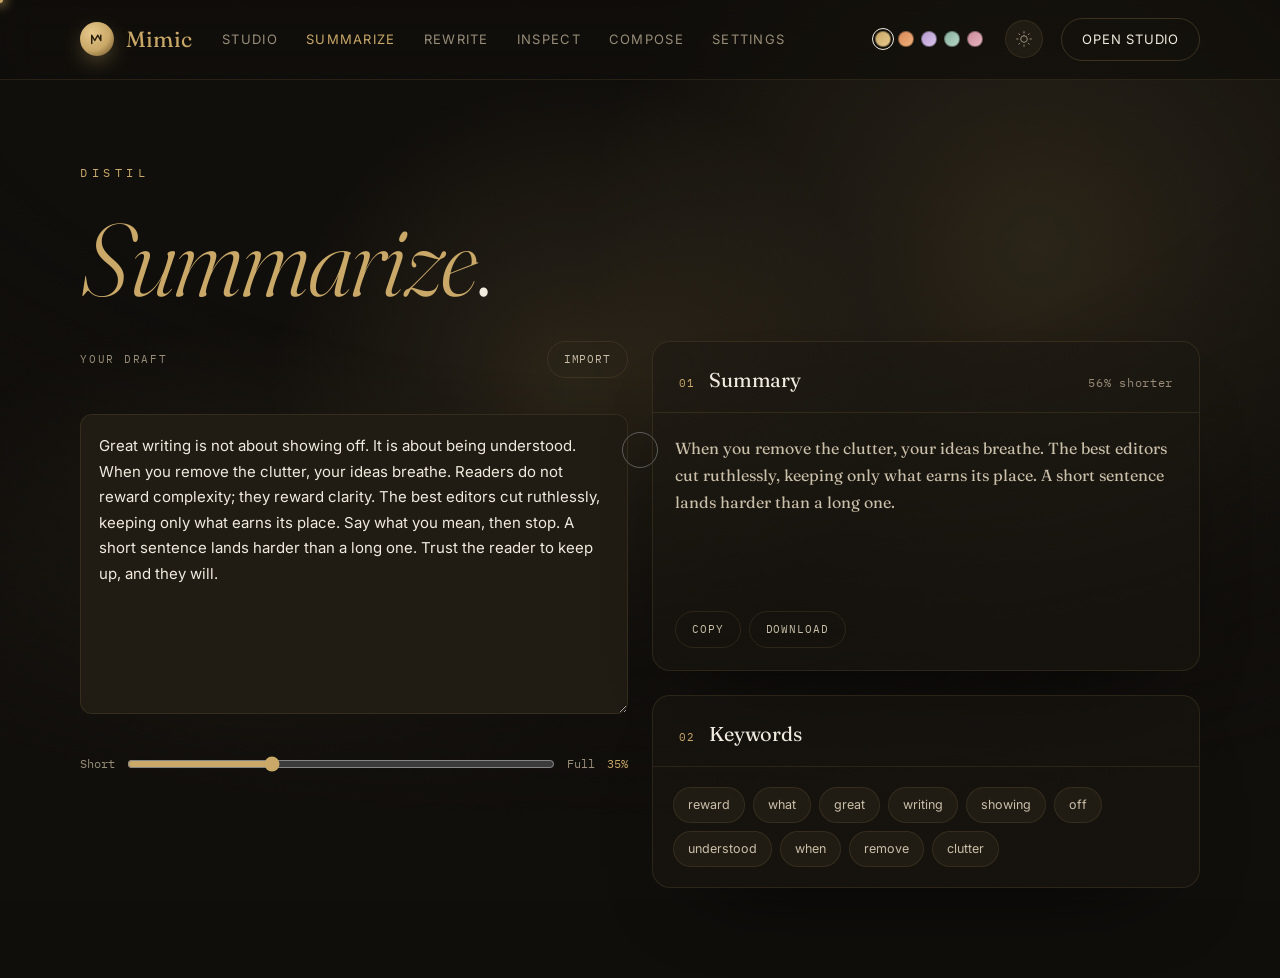
<file: summarize.html>
<!doctype html><html lang="en" data-theme="dark"><head>
<meta charset="utf-8"><meta name="viewport" content="width=device-width,initial-scale=1,viewport-fit=cover">
<title>Mimic — Summarize</title>
<meta name="description" content="Extractive summarization with adjustable length, key sentences and keywords.">
<link rel="preconnect" href="https://fonts.googleapis.com"><link rel="preconnect" href="https://fonts.gstatic.com" crossorigin>
<link rel="stylesheet" href="https://fonts.googleapis.com/css2?family=Fraunces:ital,opsz,wght@0,9..144,300..500;1,9..144,300..400&family=Inter:wght@300;400;500;600&family=IBM+Plex+Mono:wght@400;500&display=swap">
<link rel="stylesheet" href="mimic.css">
</head><body>
<div id="topbar"></div>
<main class="shell"><div class="page">
  <section class="phead" style="padding-bottom:30px"><div class="eyebrow">Distil</div><h1><em>Summarize</em>.</h1></section>
  <div class="grid2">
    <div class="col">
      <div class="panelhead"><span class="t">Your draft</span><div class="acts"><button class="btn" id="imp" data-press>Import</button></div></div>
      <textarea class="ta" id="inp" placeholder="Paste a long passage…"></textarea>
      <div class="slider" style="margin-top:16px"><span>Short</span><input type="range" id="ratio" min="15" max="75" value="35"><span>Full</span><span style="color:var(--acc)" id="ratioV">35%</span></div>
      <input type="file" id="file" accept=".txt,.md,text/*" style="display:none">
    </div>
    <div class="col">
      <section class="card"><div class="ch"><h2>Summary</h2><span class="k" id="ratioK"></span></div>
        <div style="padding:22px"><div class="ta out" id="out" style="min-height:160px;border:none;background:transparent;padding:0"></div>
          <div style="display:flex;gap:8px;margin-top:16px"><button class="btn" id="cp" data-press>Copy</button><button class="btn" id="dlb" data-press>Download</button></div></div>
      </section>
      <section class="card"><div class="ch"><h2>Keywords</h2></div><div style="padding:20px"><div class="chips" id="kw"></div></div></section>
    </div>
  </div>
</div></main>
<script src="mimic.js"></script>
<script>
function render(){const s=$('inp').value;const ratio=+$('ratio').value/100;$('ratioV').textContent=$('ratio').value+'%';
  const sum=summarize(s,ratio);$('out').textContent=sum||'—';
  const orig=words(s).length,red=words(sum).length;$('ratioK').textContent=orig?Math.round((1-red/orig)*100)+'% shorter':'';
  const kw=keywords(s,10);$('kw').innerHTML=kw.length?kw.map(w=>'<span class="chip">'+esc(w)+'</span>').join(''):'<span style="color:var(--mut)">—</span>';}
window.initPage=function(){
  $('inp').value=S.last||'';
  $('inp').addEventListener('input',()=>{S.last=$('inp').value;save();render();});
  $('ratio').addEventListener('input',render);
  $('cp').onclick=()=>copyText($('out').textContent,'Summary copied');
  $('dlb').onclick=()=>dl('mimic-summary.txt','text/plain',$('out').textContent);
  $('imp').onclick=()=>$('file').click();$('file').onchange=e=>{const f=e.target.files[0];if(!f)return;const r=new FileReader();r.onload=()=>{$('inp').value=r.result;S.last=r.result;save();render();};r.readAsText(f);};
  render();
};
</script>
</body></html>
</file>
<file: mimic.css>
:root{
  --bg:#100e0b;--bg2:#15120d;--panel:rgba(28,24,18,.52);--panelsolid:#18140e;--panel2:#201b13;
  --ink:#f0eadf;--ink2:#c9bfa d;--ink2:#cabfa9;--mut:#988d79;--dim:#6a6050;--hair:#c9a8681f;--hair2:#c9a86810;--glassbrd:#c9a86838;
  --acc:#c9a868;--acc2:#e7c98c;--amb:#e0a35f;--grn:#9fcf8a;--rose:#e08a7a;
  --glass:blur(16px) saturate(1.3);
  --serif:'Fraunces',Georgia,serif;--sans:'Inter',system-ui,sans-serif;--mono:'IBM Plex Mono',ui-monospace,monospace;
  --r:12px;--r2:18px;--sp:.45s;
}
:root[data-theme="light"]{
  --bg:#f5f1e8;--bg2:#ece6d9;--panel:rgba(255,255,255,.6);--panelsolid:#fff;--panel2:#f3eee2;
  --ink:#241f16;--ink2:#514836;--mut:#7a7058;--dim:#a89c82;--hair:#8a6a301f;--hair2:#8a6a300d;--glassbrd:#8a6a3040;
}
*{box-sizing:border-box;margin:0;padding:0}
html{scroll-behavior:smooth}
body{color:var(--ink);font-family:var(--sans);font-size:15px;line-height:1.6;min-height:100vh;overflow-x:hidden;-webkit-font-smoothing:antialiased;background:var(--bg);counter-reset:card}
#mimic-light{position:fixed;inset:0;z-index:0;pointer-events:none}
.vig{position:fixed;inset:0;z-index:1;pointer-events:none;background:radial-gradient(130% 100% at 50% 0%,transparent 42%,var(--bg) 92%)}
.grain{position:fixed;inset:0;z-index:1;pointer-events:none;opacity:.05;mix-blend-mode:overlay;background-image:url("data:image/svg+xml,%3Csvg xmlns='http://www.w3.org/2000/svg' width='140' height='140'%3E%3Cfilter id='n'%3E%3CfeTurbulence type='fractalNoise' baseFrequency='.9' numOctaves='2'/%3E%3C/filter%3E%3Crect width='100%25' height='100%25' filter='url(%23n)'/%3E%3C/svg%3E")}
@media(prefers-reduced-motion:reduce){#mimic-light{display:none}*{animation-duration:.01ms!important;transition-duration:.01ms!important}}
button,input,select,textarea{font:inherit;color:inherit}
a{color:var(--acc);text-decoration:none}
::selection{background:color-mix(in srgb,var(--acc) 30%,transparent)}
.hidden{display:none!important}
.cur-ring,.cur-dot{position:fixed;top:0;left:0;z-index:9999;pointer-events:none;border-radius:50%;will-change:transform;transform:translate(-50%,-50%)}
.cur-dot{width:6px;height:6px;background:var(--acc);box-shadow:0 0 12px 2px var(--acc)}
.cur-ring{width:36px;height:36px;border:1px solid #ffffff55;mix-blend-mode:difference;transition:width .3s cubic-bezier(.22,1.2,.5,1),height .3s cubic-bezier(.22,1.2,.5,1)}
.cur-ring.hov{width:60px;height:60px}
.cur-ring.txt{width:2px;height:28px;border-radius:2px;background:var(--acc);border:none;mix-blend-mode:normal}
.cur-ring.down{width:28px;height:28px}
body.cur{cursor:none}body.cur *{cursor:none!important}
@media(hover:none),(prefers-reduced-motion:reduce){.cur-ring,.cur-dot{display:none!important}body.cur,body.cur *{cursor:auto!important}}
[data-press]{transition:transform .1s cubic-bezier(.3,0,.3,1),background var(--sp),color var(--sp),border-color var(--sp),box-shadow var(--sp)}
[data-press].press{transform:scale(.97)}
svg.ic{display:inline-block;vertical-align:middle}
/* nav */
.bar{position:sticky;top:0;z-index:40;backdrop-filter:var(--glass);background:color-mix(in srgb,var(--bg) 66%,transparent);border-bottom:1px solid var(--hair)}
.bar .in{max-width:1200px;margin:0 auto;padding:18px 40px;display:flex;align-items:center;gap:18px}
.logo{display:flex;align-items:center;gap:12px;font-family:var(--serif);font-weight:400;font-size:22px;letter-spacing:.01em}
.logo .mk{width:34px;height:34px;border-radius:50%;background:radial-gradient(circle at 36% 32%,var(--acc2),var(--acc) 55%,#5e4420);display:grid;place-items:center;color:#2a1e0c;box-shadow:0 8px 24px -8px var(--acc)}
.nav{display:flex;gap:28px;margin-left:12px}
.nav a{font-size:13px;letter-spacing:.1em;text-transform:uppercase;color:var(--mut);position:relative;transition:color .3s}
.nav a:hover{color:var(--ink)}
.nav a.on{color:var(--acc)}
.spacer{flex:1}
.accents{display:flex;gap:7px;margin-right:4px}
.ad{width:16px;height:16px;border-radius:50%;cursor:pointer;border:1px solid #0006}
.ad.on{outline:1px solid var(--ink);outline-offset:2px}
.iconbtn{width:38px;height:38px;border-radius:50%;background:var(--panel2);border:1px solid var(--hair);cursor:pointer;color:var(--mut);display:grid;place-items:center}
.iconbtn:hover{color:var(--acc);border-color:var(--glassbrd)}
.pill{background:transparent;border:1px solid var(--glassbrd);border-radius:999px;padding:10px 20px;font-size:13px;letter-spacing:.06em;text-transform:uppercase;cursor:pointer;color:var(--ink);display:inline-flex;align-items:center;gap:8px}
.pill:hover{background:var(--acc);color:#1a1206;border-color:var(--acc)}
.pill.primary{background:var(--acc);color:#1a1206;border-color:var(--acc)}
.navtoggle{display:none}
@media(max-width:860px){.bar .in{padding:14px 20px}.nav{position:fixed;top:62px;left:0;right:0;flex-direction:column;background:var(--panelsolid);border-bottom:1px solid var(--hair);padding:14px 20px;margin:0;z-index:39;transform:translateY(-130%);transition:transform .4s;gap:14px}.nav.open{transform:translateY(0)}.navtoggle{display:grid}}
/* shell + hero */
.shell{max-width:1200px;margin:0 auto;padding:0 40px 90px;position:relative;z-index:3}
@media(max-width:860px){.shell{padding:0 20px 70px}}
.page{animation:rise .8s cubic-bezier(.22,1,.36,1) both}
@keyframes rise{from{opacity:0;transform:translateY(22px)}}
.phead{padding:84px 0 44px;max-width:900px;position:relative}
@media(max-width:860px){.phead{padding:52px 0 30px}}
.eyebrow{font-family:var(--mono);font-size:11.5px;letter-spacing:.4em;text-transform:uppercase;color:var(--acc);margin-bottom:26px}
.phead h1{font-family:var(--serif);font-weight:300;font-size:clamp(46px,8vw,104px);line-height:1.0;letter-spacing:-.02em}
.phead h1 em{font-style:italic;color:var(--acc)}
.phead .lede{margin-top:28px;font-size:18px;line-height:1.75;color:var(--ink2);max-width:520px;font-weight:300}
.reveal{opacity:0;transform:translateY(28px)}
.reveal.in{opacity:1;transform:none;transition:opacity .9s cubic-bezier(.22,1,.36,1),transform .9s cubic-bezier(.22,1,.36,1)}
/* panels */
.card{position:relative;border-radius:var(--r2);background:var(--panel);backdrop-filter:var(--glass);border:1px solid var(--hair);box-shadow:0 40px 90px -56px #000}
.card .ch{display:flex;align-items:baseline;justify-content:space-between;gap:14px;padding:22px 26px 16px;border-bottom:1px solid var(--hair)}
.card .ch h2{font-family:var(--serif);font-weight:400;font-size:20px;letter-spacing:-.01em;display:flex;align-items:baseline;gap:14px}
.card .ch h2::before{counter-increment:card;content:counter(card,decimal-leading-zero);font-family:var(--mono);font-size:11px;color:var(--acc);letter-spacing:.1em}
.card .ch .k{font-family:var(--mono);font-size:11.5px;color:var(--mut);display:flex;gap:10px;align-items:center;letter-spacing:.06em}
.grid2{display:grid;grid-template-columns:1fr 1fr;gap:24px;align-items:start}
@media(max-width:900px){.grid2{grid-template-columns:1fr}}
.col{display:flex;flex-direction:column;gap:24px;min-width:0}
/* tiles */
.tiles{display:grid;grid-template-columns:repeat(3,1fr);gap:20px}
@media(max-width:820px){.tiles{grid-template-columns:1fr 1fr}}
@media(max-width:520px){.tiles{grid-template-columns:1fr}}
.tile{position:relative;display:flex;flex-direction:column;min-height:170px;padding:28px;border-radius:var(--r2);background:var(--panel);backdrop-filter:var(--glass);border:1px solid var(--hair);cursor:pointer;overflow:hidden;transition:transform .5s cubic-bezier(.22,1,.36,1),border-color .5s}
.tile:hover{transform:translateY(-5px);border-color:var(--glassbrd)}
.tile::before{content:counter(tile,decimal-leading-zero);counter-increment:tile;position:absolute;top:24px;right:28px;font-family:var(--mono);font-size:11px;color:var(--dim);letter-spacing:.1em}
.tiles{counter-reset:tile}
.tile .ti{width:46px;height:46px;border-radius:50%;display:grid;place-items:center;color:var(--acc);border:1px solid var(--glassbrd);margin-bottom:20px}
.tile h3{font-family:var(--serif);font-weight:400;font-size:21px;letter-spacing:-.01em}
.tile p{color:var(--mut);font-size:13.5px;line-height:1.6;margin-top:9px}
.tile .go{font-family:var(--mono);font-size:11px;letter-spacing:.14em;text-transform:uppercase;color:var(--acc);margin-top:auto;padding-top:18px;display:flex;align-items:center;gap:8px}
.tile .go .ic{transition:transform .4s}.tile:hover .go .ic{transform:translateX(5px)}
/* readout */
.readout{display:flex;gap:40px;margin-bottom:30px;flex-wrap:wrap;padding:24px 0;border-top:1px solid var(--hair);border-bottom:1px solid var(--hair)}
.ro .n{font-family:var(--serif);font-weight:300;font-size:38px;line-height:1;letter-spacing:-.02em}
.ro .n em{font-style:normal;color:var(--acc)}
.ro .l{font-family:var(--mono);font-size:10.5px;letter-spacing:.14em;text-transform:uppercase;color:var(--mut);margin-top:8px}
/* text + tools */
.ta{width:100%;min-height:300px;background:var(--panel2);border:1px solid var(--hair);border-radius:var(--r);color:var(--ink);font-family:var(--sans);font-size:15px;line-height:1.7;padding:18px;outline:none;resize:vertical}
.ta:focus{border-color:var(--glassbrd)}
.ta.out{color:var(--ink2);font-family:var(--serif);font-size:16px}
.panelhead{display:flex;align-items:center;justify-content:space-between;margin-bottom:12px}
.panelhead .t{font-family:var(--mono);font-size:11px;letter-spacing:.16em;text-transform:uppercase;color:var(--mut)}
.panelhead .acts{display:flex;gap:8px}
.btn{background:transparent;border:1px solid var(--hair);border-radius:999px;padding:9px 16px;font-family:var(--mono);font-size:11px;letter-spacing:.08em;text-transform:uppercase;cursor:pointer;color:var(--ink2);display:inline-flex;align-items:center;gap:7px}
.btn:hover{color:var(--acc);border-color:var(--glassbrd)}
.btn.primary{background:var(--acc);color:#1a1206;border-color:var(--acc)}
.segc{display:flex;flex-wrap:wrap;gap:8px}
.seg{border:1px solid var(--hair);border-radius:999px;padding:9px 16px;font-size:13px;cursor:pointer;color:var(--ink2);background:transparent;transition:all .25s}
.seg:hover{border-color:var(--glassbrd)}
.seg.on{background:var(--acc);color:#1a1206;border-color:var(--acc)}
.slider{display:flex;align-items:center;gap:12px;font-family:var(--mono);font-size:12px;color:var(--mut)}
.slider input[type=range]{accent-color:var(--acc);flex:1}
.chips{display:flex;flex-wrap:wrap;gap:8px}
.chip{background:var(--panel2);border:1px solid var(--hair);border-radius:999px;padding:7px 14px;font-size:12.5px;color:var(--ink2);cursor:pointer;display:flex;align-items:center;gap:7px}
.chip:hover{border-color:var(--glassbrd);color:var(--acc)}.chip .rm{color:var(--dim)}.chip .rm:hover{color:var(--rose)}
.metrics{display:grid;grid-template-columns:repeat(3,1fr);gap:20px}
@media(max-width:600px){.metrics{grid-template-columns:1fr 1fr}}
.metric .n{font-family:var(--serif);font-weight:300;font-size:30px;letter-spacing:-.01em}
.metric .n em{font-style:normal;color:var(--acc)}
.metric .l{font-family:var(--mono);font-size:10px;letter-spacing:.1em;text-transform:uppercase;color:var(--mut);margin-top:6px}
.freq{display:flex;flex-direction:column;gap:9px}
.frow{display:grid;grid-template-columns:110px 1fr 40px;gap:12px;align-items:center}
.frow .w{font-size:13px}.frow .b{height:6px;border-radius:3px;background:var(--panel2);overflow:hidden}.frow .b i{display:block;height:100%;background:linear-gradient(90deg,var(--acc),var(--acc2));transition:width .9s cubic-bezier(.22,1,.36,1)}
.frow .v{font-family:var(--mono);font-size:11px;color:var(--mut);text-align:right}
.hl{font-family:var(--serif);font-size:16px;line-height:1.8;color:var(--ink2);background:var(--panel2);border:1px solid var(--hair);border-radius:var(--r);padding:20px;max-height:380px;overflow:auto}
.hl mark{background:color-mix(in srgb,var(--acc) 30%,transparent);color:var(--ink);padding:0 2px;border-radius:2px}
.flag{display:inline-flex;align-items:center;gap:6px;background:var(--panel2);border:1px solid var(--hair);border-radius:999px;padding:6px 12px;font-size:12px;color:var(--ink2);margin:4px 4px 0 0}
.flag b{color:var(--acc);font-family:var(--mono)}
.inp{width:100%;background:var(--panel2);border:1px solid var(--hair);border-radius:var(--r);color:var(--ink);font-family:var(--sans);font-size:14px;padding:12px 14px;outline:none}
.inp:focus{border-color:var(--glassbrd)}
/* settings */
.setrow{display:flex;align-items:center;justify-content:space-between;gap:16px;padding:18px 26px;border-bottom:1px solid var(--hair)}
.setrow:last-child{border-bottom:none}
.setrow .si{font-family:var(--serif);font-size:16px}.setrow .sd{color:var(--mut);font-size:12.5px;margin-top:3px}
.toggle{width:52px;height:30px;border-radius:999px;background:var(--panel2);border:1px solid var(--hair);cursor:pointer;position:relative;flex:none;transition:background .3s}
.toggle::after{content:"";position:absolute;top:3px;left:3px;width:22px;height:22px;border-radius:50%;background:var(--mut);transition:transform .3s cubic-bezier(.34,1.4,.5,1),background .3s}
.toggle.on{background:color-mix(in srgb,var(--acc) 40%,var(--panel2))}.toggle.on::after{transform:translateX(22px);background:var(--acc)}
.ghost{background:transparent;border:1px solid var(--hair);border-radius:999px;padding:9px 15px;font-family:var(--mono);font-size:11px;letter-spacing:.06em;text-transform:uppercase;cursor:pointer;color:var(--ink2);display:inline-flex;gap:7px;align-items:center}
.ghost:hover{color:var(--acc);border-color:var(--glassbrd)}
.empty{text-align:center;color:var(--mut);padding:44px 20px;font-family:var(--serif);font-style:italic}
.foot{text-align:center;color:var(--dim);font-family:var(--mono);font-size:11px;padding:44px 0 14px;letter-spacing:.1em}
.feat{max-width:900px;margin:0 auto;color:var(--dim);font-size:11px;line-height:1.9;text-align:center}
.toast{position:fixed;left:50%;bottom:30px;transform:translate(-50%,16px);z-index:60;background:var(--panelsolid);color:var(--ink);border:1px solid var(--glassbrd);border-radius:999px;padding:13px 24px;font-size:13px;letter-spacing:.04em;opacity:0;pointer-events:none;transition:opacity var(--sp),transform var(--sp);box-shadow:0 20px 50px -18px #000}
.toast.on{opacity:1;transform:translate(-50%,0)}
.scrim{position:fixed;inset:0;z-index:70;background:#0a0804b0;backdrop-filter:blur(12px);display:flex;align-items:center;justify-content:center;padding:20px;opacity:0;pointer-events:none;transition:opacity var(--sp)}
.scrim.on{opacity:1;pointer-events:auto}
.modal{background:var(--panelsolid);border:1px solid var(--glassbrd);border-radius:var(--r2);max-width:500px;width:100%;max-height:88vh;overflow:auto;padding:30px;transform:translateY(20px);transition:transform var(--sp);box-shadow:0 60px 120px -40px #000}
.scrim.on .modal{transform:none}
.modal h3{font-family:var(--serif);font-weight:400;font-size:22px;display:flex;justify-content:space-between;align-items:center;margin-bottom:10px}
.modal p{color:var(--mut);font-size:14px;line-height:1.6;margin-bottom:14px}
.close{border:none;background:var(--panel2);width:34px;height:34px;border-radius:50%;cursor:pointer;color:var(--mut);display:grid;place-items:center}
.save{width:100%;border:none;border-radius:999px;padding:15px;background:var(--acc);color:#1a1206;font-family:var(--serif);font-size:15px;cursor:pointer;margin-top:22px}
.fld{margin-top:16px}.fld label{display:block;font-family:var(--mono);font-size:11px;letter-spacing:.08em;text-transform:uppercase;color:var(--mut);margin-bottom:8px}
.fld input{width:100%;background:var(--panel2);border:1px solid var(--hair);border-radius:var(--r);padding:12px 14px;outline:none}
.fld input:focus{border-color:var(--acc)}
</file>
